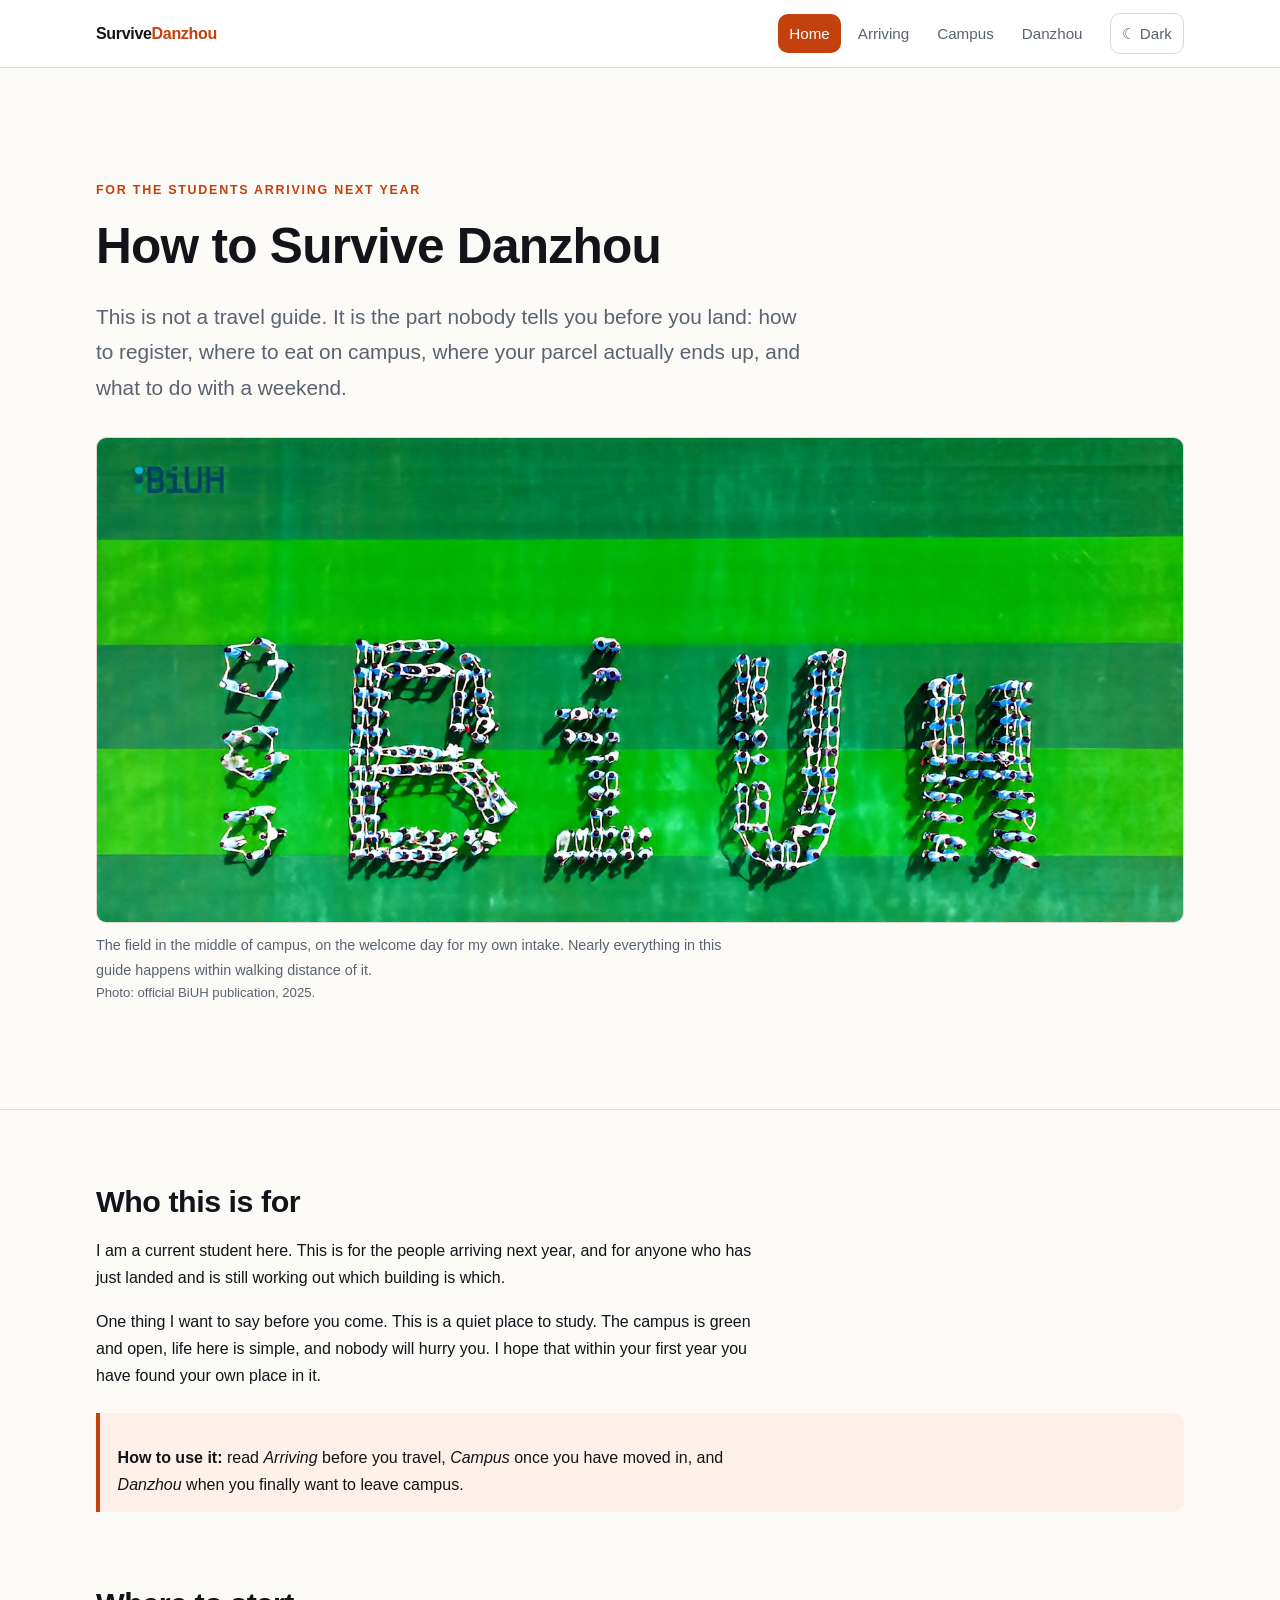
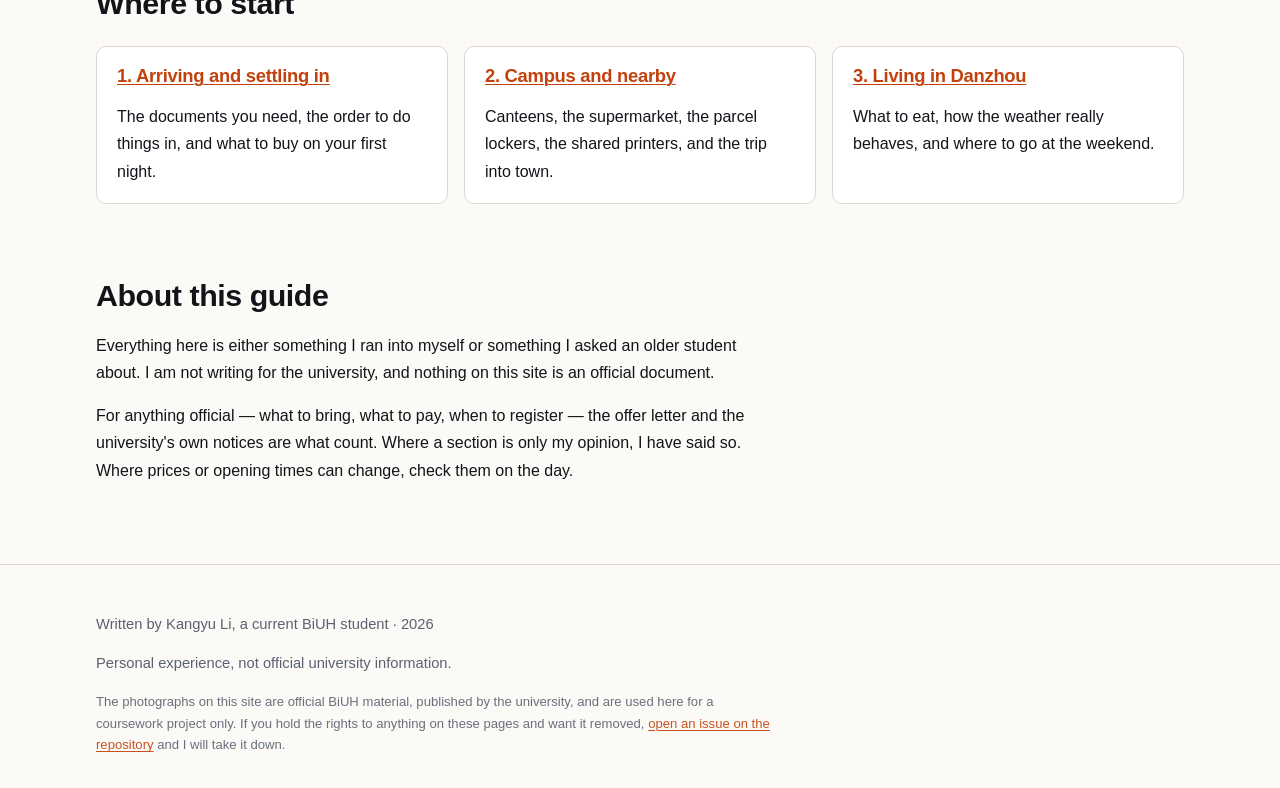
<file: index.html>
<!doctype html>
<html lang="en">
<head>
<meta charset="utf-8">
<meta name="viewport" content="width=device-width, initial-scale=1">
<title>How to Survive Danzhou — a guide for new students</title>
<meta name="description" content="A survival guide for new BiUH students in Danzhou: getting registered, campus routine, local food and getting around.">

<!-- ===== Open Graph / link preview (required on every page) ===== -->
<meta property="og:title" content="How to Survive Danzhou">
<meta property="og:description" content="Registration, campus routine, local food and getting around — written by a student who just went through it.">
<meta property="og:image" content="https://likangyu070710-source.github.io/Git/images/og-image.jpg">
<meta property="og:url" content="https://likangyu070710-source.github.io/Git/">
<meta property="og:type" content="website">
<meta name="twitter:card" content="summary_large_image">

<!-- Icons: teacher's spec is favicon 32×32 and app icon 180×180, square PNG -->
<link rel="icon" href="images/favicon-32.png" sizes="32x32">
<link rel="apple-touch-icon" href="images/apple-touch-icon.png">
<link rel="icon" href="images/favicon-192.png" sizes="192x192">

<link rel="stylesheet" href="css/style.css">
<!-- apply the saved theme before paint, so dark mode does not flash white -->
<script>try{if(localStorage.getItem("danzhou-theme")==="dark")document.documentElement.setAttribute("data-theme","dark")}catch(e){}</script>
</head>
<body>

<a class="skip" href="#main">Skip to main content</a>

<header class="site-header">
  <div class="wrap">
    <a class="brand" href="index.html">Survive<span>Danzhou</span></a>
    <nav class="site-nav" aria-label="Main">
      <ul>
        <li><a href="index.html" aria-current="page">Home</a></li>
        <li><a href="arrive.html">Arriving</a></li>
        <li><a href="campus.html">Campus</a></li>
        <li><a href="danzhou.html">Danzhou</a></li>
      </ul>
    </nav>
    <button class="theme-toggle" type="button" aria-pressed="false">☾ Dark</button>
  </div>
</header>

<main id="main">

  <section class="hero">
    <div class="wrap">
      <p class="kicker">For the students arriving next year</p>
      <h1>How to Survive Danzhou</h1>
      <p class="lead">This is not a travel guide. It is the part nobody tells you before you land: how to register, where to eat on campus, where your parcel actually ends up, and what to do with a weekend.</p>
      <figure class="photo">
        <img src="images/campus-aerial.jpg" width="1600" height="713"
             alt="Students standing on the sports field at BiUH, photographed from a drone, arranged to spell out 2025 BiUH">
        <figcaption>The field in the middle of campus, on the welcome day for my own intake. Nearly everything in this guide happens within walking distance of it.
          <span class="credit">Photo: official BiUH publication, 2025.</span>
        </figcaption>
      </figure>
    </div>
  </section>

  <div class="wrap">

    <section aria-labelledby="who">
      <h2 id="who">Who this is for</h2>
      <p>I am a current student here. This is for the people arriving next year, and for anyone who has just landed and is still working out which building is which.</p>
      <p>One thing I want to say before you come. This is a quiet place to study. The campus is green and open, life here is simple, and nobody will hurry you. I hope that within your first year you have found your own place in it.</p>
      <div class="note">
        <p><strong>How to use it:</strong> read <em>Arriving</em> before you travel, <em>Campus</em> once you have moved in, and <em>Danzhou</em> when you finally want to leave campus.</p>
      </div>
    </section>

    <section aria-labelledby="start">
      <h2 id="start">Where to start</h2>
      <div class="grid">

        <article class="card">
          <h3><a href="arrive.html">1. Arriving and settling in</a></h3>
          <p>The documents you need, the order to do things in, and what to buy on your first night.</p>
        </article>

        <article class="card">
          <h3><a href="campus.html">2. Campus and nearby</a></h3>
          <p>Canteens, the supermarket, the parcel lockers, the shared printers, and the trip into town.</p>
        </article>

        <article class="card">
          <h3><a href="danzhou.html">3. Living in Danzhou</a></h3>
          <p>What to eat, how the weather really behaves, and where to go at the weekend.</p>
        </article>

      </div>
    </section>

    <section aria-labelledby="about">
      <h2 id="about">About this guide</h2>
      <p>Everything here is either something I ran into myself or something I asked an older student about. I am not writing for the university, and nothing on this site is an official document.</p>
      <p>For anything official — what to bring, what to pay, when to register — the offer letter and the university's own notices are what count. Where a section is only my opinion, I have said so. Where prices or opening times can change, check them on the day.</p>
    </section>

  </div>
</main>

<footer class="site-footer">
  <div class="wrap">
    <p>Written by Kangyu Li, a current BiUH student · 2026</p>
    <p>Personal experience, not official university information.</p>
    <p class="fineprint">The photographs on this site are official BiUH material, published by the university, and are used here for a coursework project only. If you hold the rights to anything on these pages and want it removed, <a href="https://github.com/likangyu070710-source/Git/issues">open an issue on the repository</a> and I will take it down.</p>
  </div>
</footer>

<script src="js/theme.js"></script>
</body>
</html>
</file>
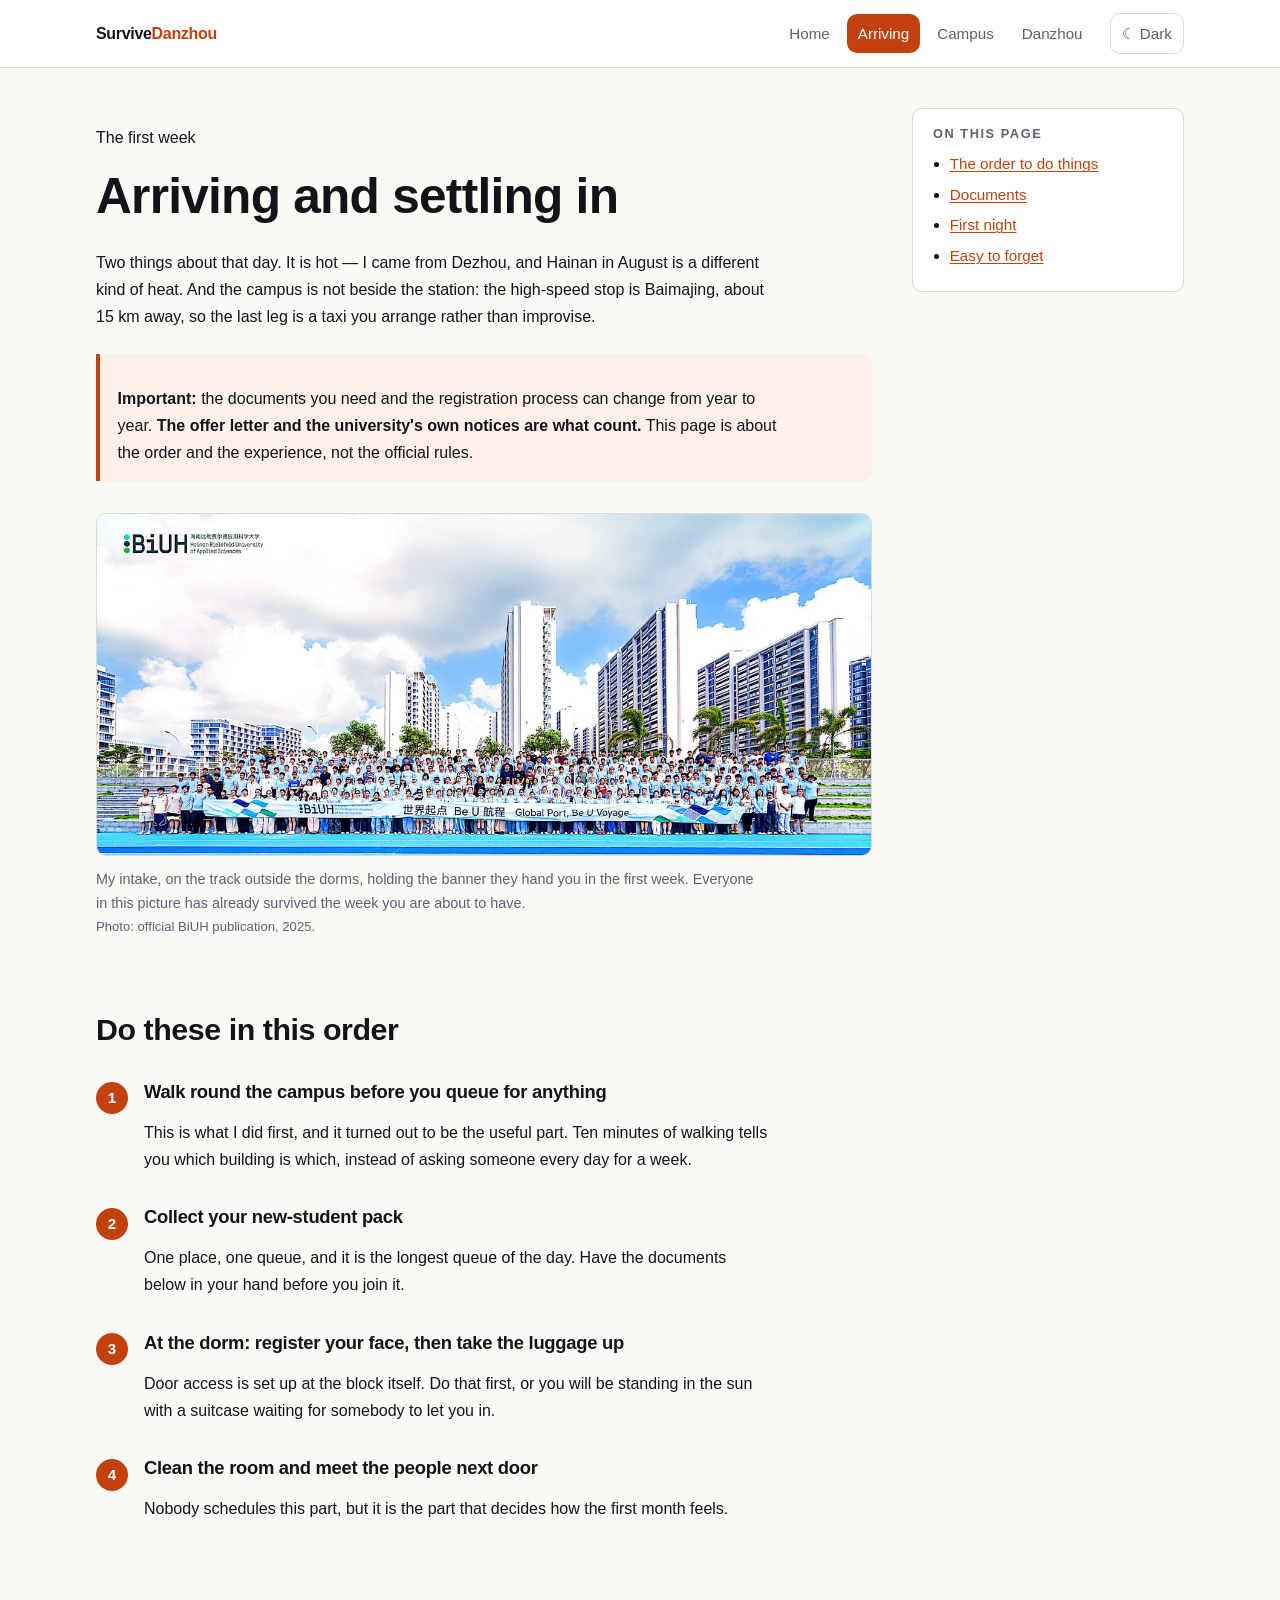
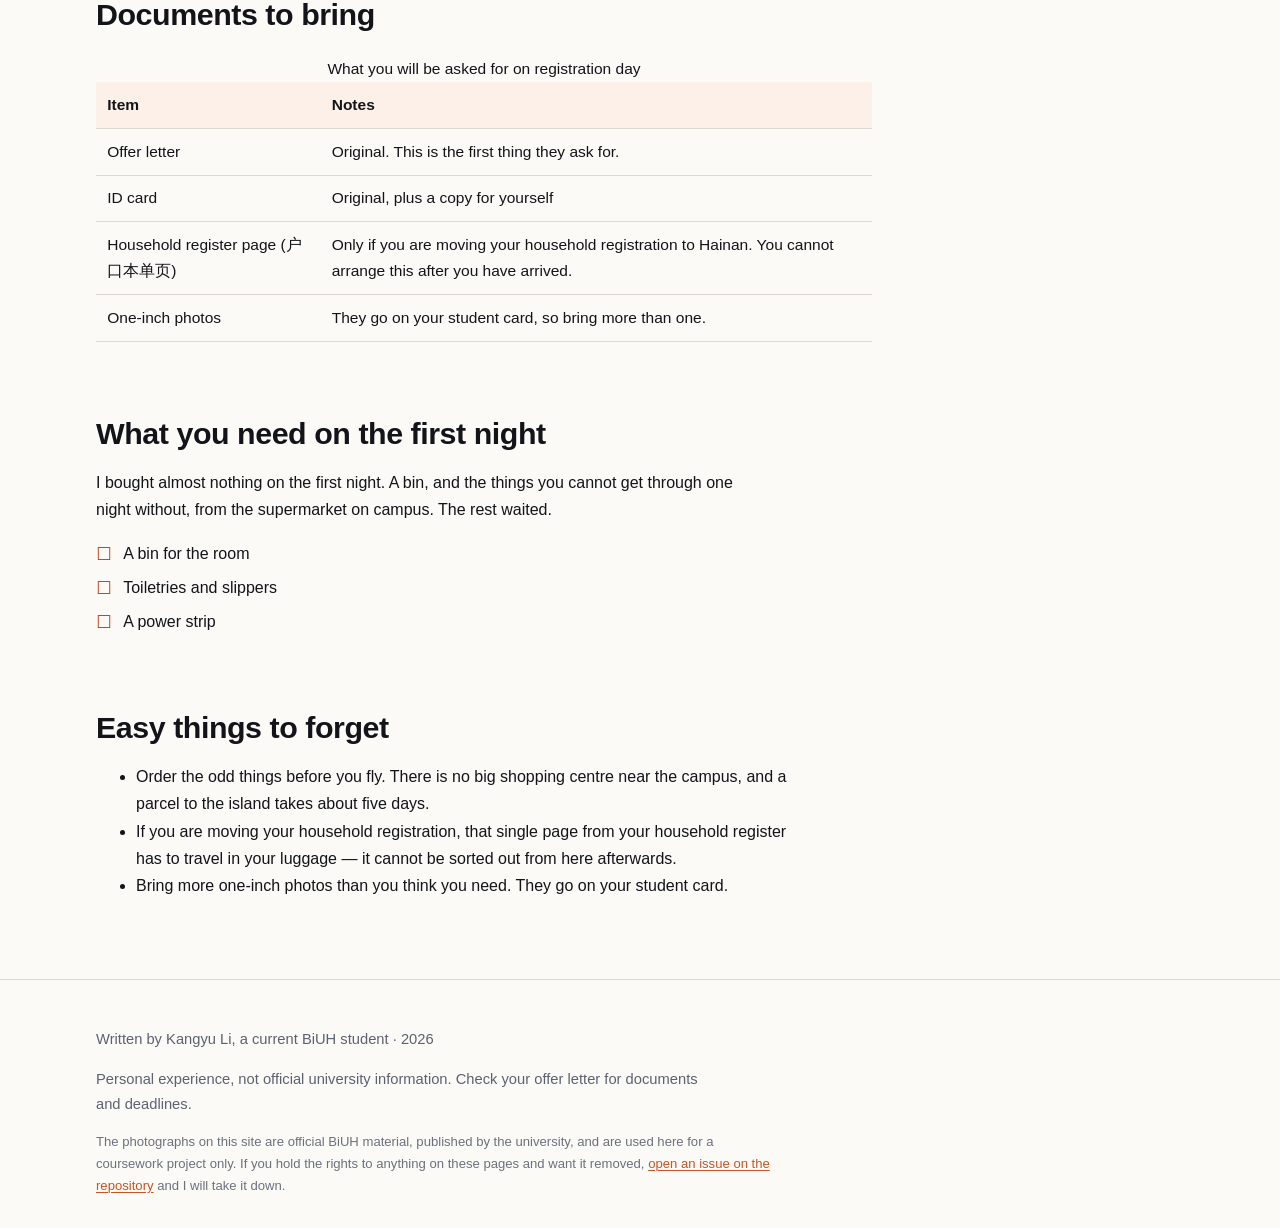
<file: arrive.html>
<!doctype html>
<html lang="en">
<head>
<meta charset="utf-8">
<meta name="viewport" content="width=device-width, initial-scale=1">
<title>Arriving and settling in — How to Survive Danzhou</title>
<meta name="description" content="Your first week in Danzhou: the order to do things in, which documents to bring, and what you need on the first night.">

<!-- ===== Open Graph / link preview ===== -->
<meta property="og:title" content="Arriving and settling in — How to Survive Danzhou">
<meta property="og:description" content="Your first week in Danzhou: the order to do things in, the documents to bring, and what to buy on the first night.">
<meta property="og:image" content="https://likangyu070710-source.github.io/Git/images/og-image.jpg">
<meta property="og:url" content="https://likangyu070710-source.github.io/Git/arrive.html">
<meta property="og:type" content="article">
<meta name="twitter:card" content="summary_large_image">

<link rel="icon" href="images/favicon-32.png" sizes="32x32">
<link rel="apple-touch-icon" href="images/apple-touch-icon.png">
<link rel="icon" href="images/favicon-192.png" sizes="192x192">

<link rel="stylesheet" href="css/style.css">
<script>try{if(localStorage.getItem("danzhou-theme")==="dark")document.documentElement.setAttribute("data-theme","dark")}catch(e){}</script>
</head>
<body>

<a class="skip" href="#main">Skip to main content</a>

<header class="site-header">
  <div class="wrap">
    <a class="brand" href="index.html">Survive<span>Danzhou</span></a>
    <nav class="site-nav" aria-label="Main">
      <ul>
        <li><a href="index.html">Home</a></li>
        <li><a href="arrive.html" aria-current="page">Arriving</a></li>
        <li><a href="campus.html">Campus</a></li>
        <li><a href="danzhou.html">Danzhou</a></li>
      </ul>
    </nav>
    <button class="theme-toggle" type="button" aria-pressed="false">☾ Dark</button>
  </div>
</header>

<main id="main">
  <div class="wrap with-aside">

    <div>
      <p class="kicker">The first week</p>
      <h1>Arriving and settling in</h1>

      <p>Two things about that day. It is hot — I came from Dezhou, and Hainan in August is a different kind of heat. And the campus is not beside the station: the high-speed stop is Baimajing, about 15 km away, so the last leg is a taxi you arrange rather than improvise.</p>

      <div class="note">
        <p><strong>Important:</strong> the documents you need and the registration process can change from year to year. <strong>The offer letter and the university's own notices are what count.</strong> This page is about the order and the experience, not the official rules.</p>
      </div>

      <figure class="photo">
        <img src="images/campus-welcome.jpg" width="1280" height="565" loading="lazy" decoding="async"
             alt="A large group of BiUH students in light blue shirts standing on a running track in front of a banner reading Global Port, Be U Voyage">
        <figcaption>My intake, on the track outside the dorms, holding the banner they hand you in the first week. Everyone in this picture has already survived the week you are about to have.
          <span class="credit">Photo: official BiUH publication, 2025.</span>
        </figcaption>
      </figure>

      <section aria-labelledby="steps">
        <h2 id="steps">Do these in this order</h2>
        <ol class="steps">
          <li>
            <h3>Walk round the campus before you queue for anything</h3>
            <p>This is what I did first, and it turned out to be the useful part. Ten minutes of walking tells you which building is which, instead of asking someone every day for a week.</p>
          </li>
          <li>
            <h3>Collect your new-student pack</h3>
            <p>One place, one queue, and it is the longest queue of the day. Have the documents below in your hand before you join it.</p>
          </li>
          <li>
            <h3>At the dorm: register your face, then take the luggage up</h3>
            <p>Door access is set up at the block itself. Do that first, or you will be standing in the sun with a suitcase waiting for somebody to let you in.</p>
          </li>
          <li>
            <h3>Clean the room and meet the people next door</h3>
            <p>Nobody schedules this part, but it is the part that decides how the first month feels.</p>
          </li>
        </ol>
      </section>

      <section aria-labelledby="docs">
        <h2 id="docs">Documents to bring</h2>
        <table>
          <caption>What you will be asked for on registration day</caption>
          <thead>
            <tr><th scope="col">Item</th><th scope="col">Notes</th></tr>
          </thead>
          <tbody>
            <tr><td>Offer letter</td><td>Original. This is the first thing they ask for.</td></tr>
            <tr><td>ID card</td><td>Original, plus a copy for yourself</td></tr>
            <tr><td>Household register page (<span lang="zh">户口本单页</span>)</td><td>Only if you are moving your household registration to Hainan. You cannot arrange this after you have arrived.</td></tr>
            <tr><td>One-inch photos</td><td>They go on your student card, so bring more than one.</td></tr>
          </tbody>
        </table>
      </section>

      <section aria-labelledby="firstnight">
        <h2 id="firstnight">What you need on the first night</h2>
        <p>I bought almost nothing on the first night. A bin, and the things you cannot get through one night without, from the supermarket on campus. The rest waited.</p>
        <ul class="checklist">
          <li>A bin for the room</li>
          <li>Toiletries and slippers</li>
          <li>A power strip</li>
        </ul>
      </section>

      <section aria-labelledby="avoid">
        <h2 id="avoid">Easy things to forget</h2>
        <ul>
          <li>Order the odd things before you fly. There is no big shopping centre near the campus, and a parcel to the island takes about five days.</li>
          <li>If you are moving your household registration, that single page from your household register has to travel in your luggage — it cannot be sorted out from here afterwards.</li>
          <li>Bring more one-inch photos than you think you need. They go on your student card.</li>
        </ul>
      </section>
    </div>

    <aside class="toc" aria-labelledby="toc-h">
      <h2 id="toc-h">On this page</h2>
      <ul>
        <li><a href="#steps">The order to do things</a></li>
        <li><a href="#docs">Documents</a></li>
        <li><a href="#firstnight">First night</a></li>
        <li><a href="#avoid">Easy to forget</a></li>
      </ul>
    </aside>

  </div>
</main>

<footer class="site-footer">
  <div class="wrap">
    <p>Written by Kangyu Li, a current BiUH student · 2026</p>
    <p>Personal experience, not official university information. Check your offer letter for documents and deadlines.</p>
    <p class="fineprint">The photographs on this site are official BiUH material, published by the university, and are used here for a coursework project only. If you hold the rights to anything on these pages and want it removed, <a href="https://github.com/likangyu070710-source/Git/issues">open an issue on the repository</a> and I will take it down.</p>
  </div>
</footer>

<script src="js/theme.js"></script>
</body>
</html>
</file>
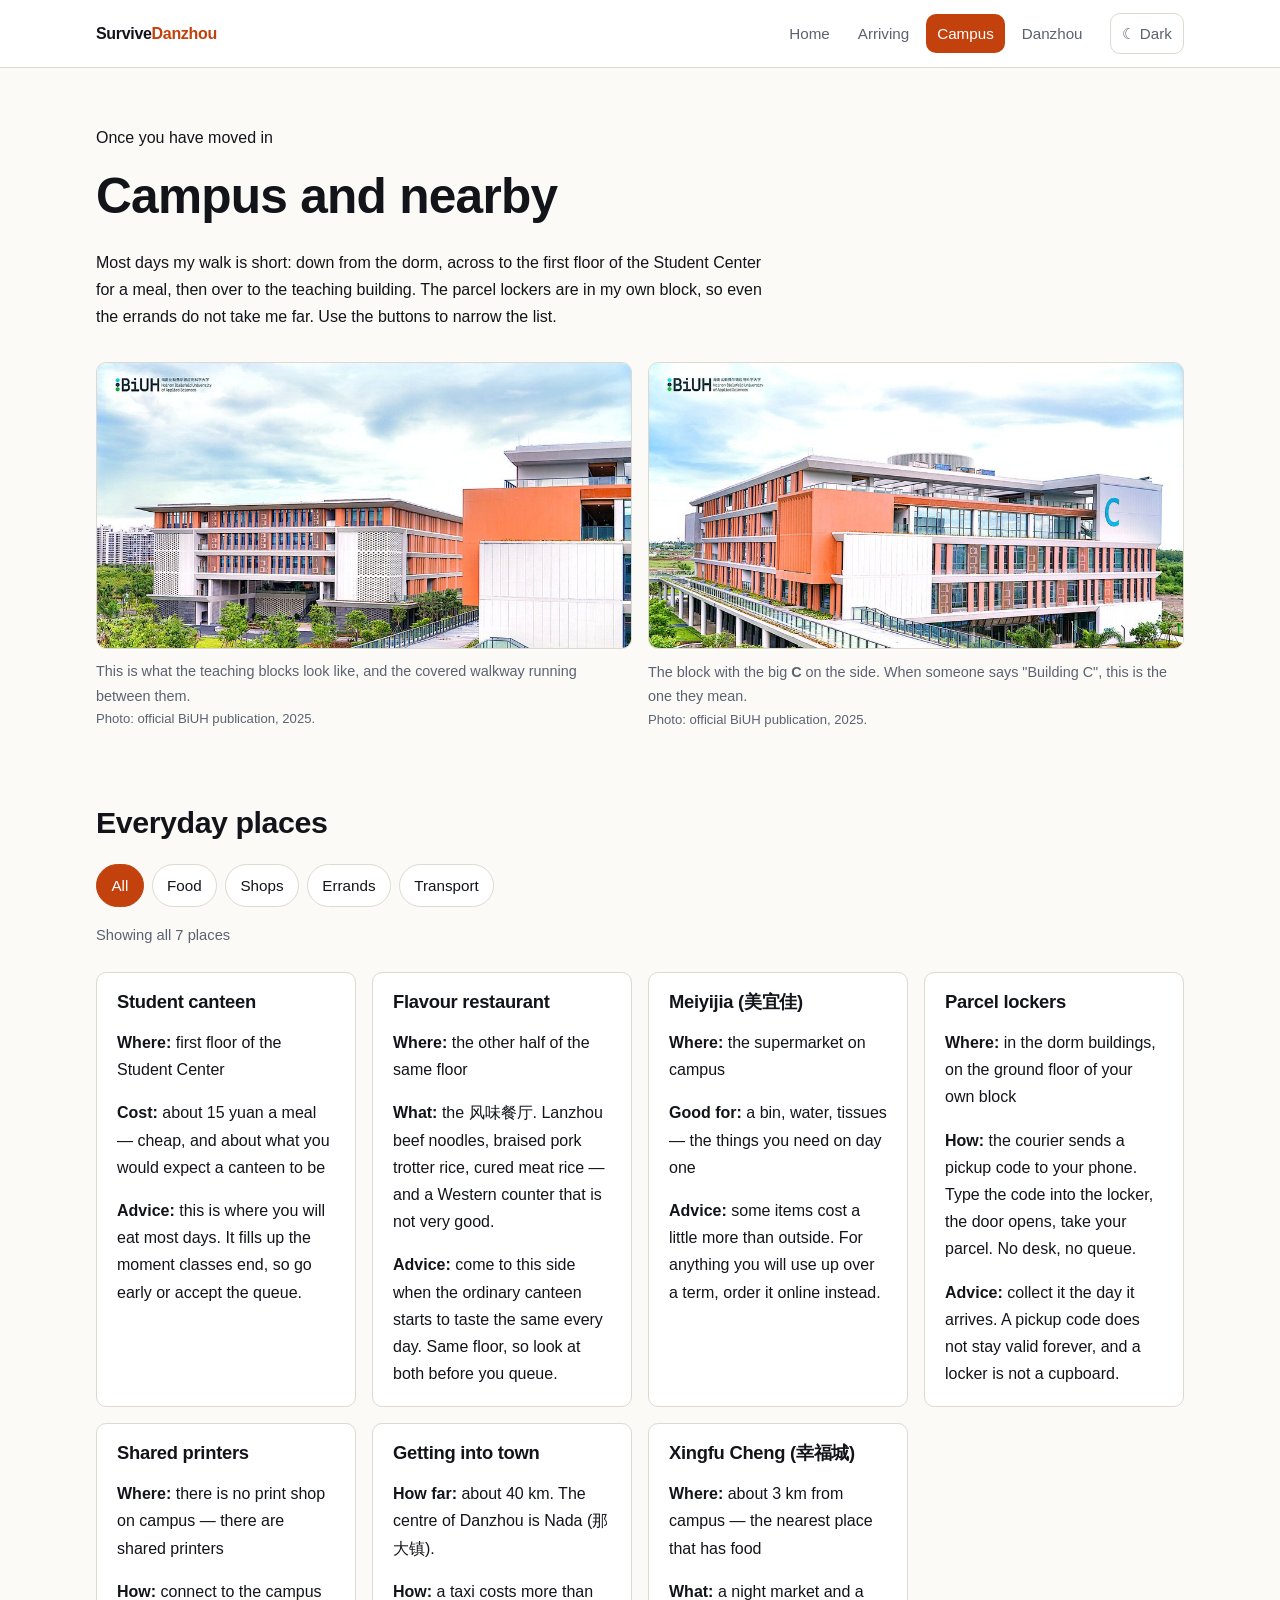
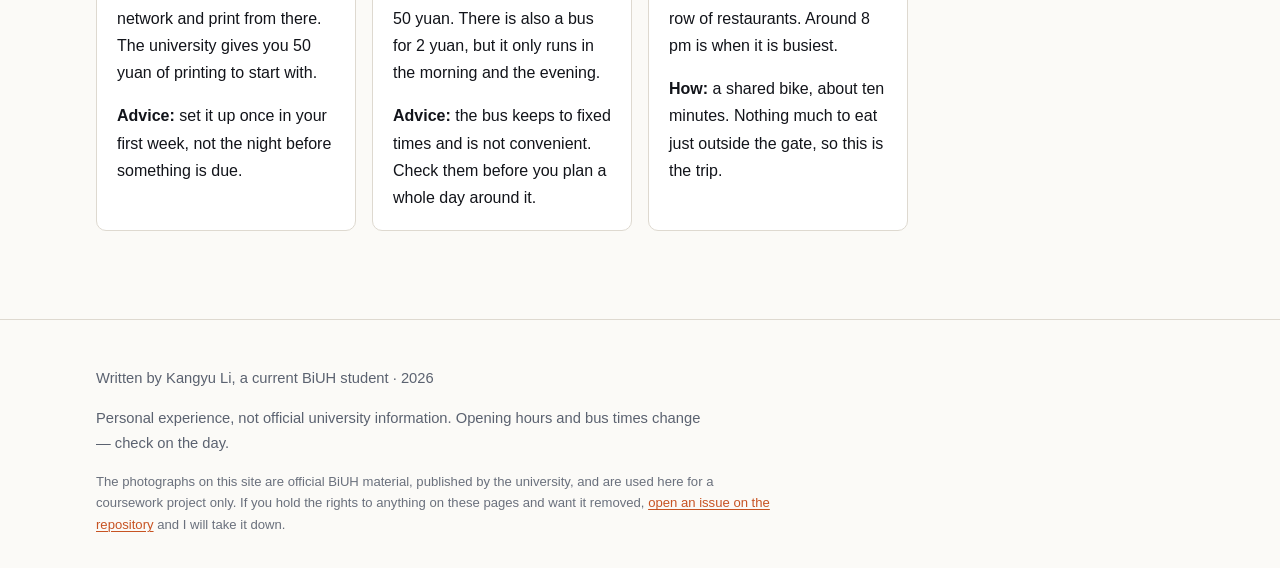
<file: campus.html>
<!doctype html>
<html lang="en">
<head>
<meta charset="utf-8">
<meta name="viewport" content="width=device-width, initial-scale=1">
<title>Campus and nearby — How to Survive Danzhou</title>
<meta name="description" content="Canteens, the supermarket, the parcel lockers, shared printers and the bus into town: the places you actually use every day, filterable by type.">

<!-- ===== Open Graph / link preview ===== -->
<meta property="og:title" content="Campus and nearby — How to Survive Danzhou">
<meta property="og:description" content="Canteens, shops, the parcel desk, printing and transport — the places you actually use every day.">
<meta property="og:image" content="https://likangyu070710-source.github.io/Git/images/og-image.jpg">
<meta property="og:url" content="https://likangyu070710-source.github.io/Git/campus.html">
<meta property="og:type" content="article">
<meta name="twitter:card" content="summary_large_image">

<link rel="icon" href="images/favicon-32.png" sizes="32x32">
<link rel="apple-touch-icon" href="images/apple-touch-icon.png">
<link rel="icon" href="images/favicon-192.png" sizes="192x192">

<link rel="stylesheet" href="css/style.css">
<script>try{if(localStorage.getItem("danzhou-theme")==="dark")document.documentElement.setAttribute("data-theme","dark")}catch(e){}</script>
</head>
<body>

<a class="skip" href="#main">Skip to main content</a>

<header class="site-header">
  <div class="wrap">
    <a class="brand" href="index.html">Survive<span>Danzhou</span></a>
    <nav class="site-nav" aria-label="Main">
      <ul>
        <li><a href="index.html">Home</a></li>
        <li><a href="arrive.html">Arriving</a></li>
        <li><a href="campus.html" aria-current="page">Campus</a></li>
        <li><a href="danzhou.html">Danzhou</a></li>
      </ul>
    </nav>
    <button class="theme-toggle" type="button" aria-pressed="false">☾ Dark</button>
  </div>
</header>

<main id="main">
  <div class="wrap">

    <p class="kicker">Once you have moved in</p>
    <h1>Campus and nearby</h1>

    <p>Most days my walk is short: down from the dorm, across to the first floor of the Student Center for a meal, then over to the teaching building. The parcel lockers are in my own block, so even the errands do not take me far. Use the buttons to narrow the list.</p>

    <div class="photo-pair">
      <figure class="photo">
        <img src="images/campus-buildings.jpg" width="900" height="479" loading="lazy" decoding="async"
             alt="An orange and white teaching building at BiUH, seen from a raised walkway, with a covered bridge on the right">
        <figcaption>This is what the teaching blocks look like, and the covered walkway running between them.
          <span class="credit">Photo: official BiUH publication, 2025.</span>
        </figcaption>
      </figure>
      <figure class="photo">
        <img src="images/campus-tower.jpg" width="900" height="480" loading="lazy" decoding="async"
             alt="A BiUH teaching building with a large blue letter C on its side, above a walkway and palm trees">
        <figcaption>The block with the big <strong>C</strong> on the side. When someone says "Building C", this is the one they mean.
          <span class="credit">Photo: official BiUH publication, 2025.</span>
        </figcaption>
      </figure>
    </div>

    <section aria-labelledby="places">
      <h2 id="places">Everyday places</h2>

      <!-- Interactive component: js/filter.js.
           This is the "at least one thing that responds to the user" the teacher requires. -->
      <div class="filters" role="group" aria-label="Filter places by type">
        <button type="button" data-filter="all" aria-pressed="true">All</button>
        <button type="button" data-filter="food" aria-pressed="false">Food</button>
        <button type="button" data-filter="shop" aria-pressed="false">Shops</button>
        <button type="button" data-filter="service" aria-pressed="false">Errands</button>
        <button type="button" data-filter="move" aria-pressed="false">Transport</button>
      </div>
      <p class="filter-status" role="status" aria-live="polite">Showing all places</p>

      <div class="grid" data-filter-list>

        <!-- data-cat decides which filter a card belongs to. Two categories are allowed,
             separated by a space:  <article class="card" data-cat="food shop">
             Keep every card to three things: what it is, where it is, one sentence of advice. -->

        <article class="card" data-cat="food">
          <h3>Student canteen</h3>
          <p><strong>Where:</strong> first floor of the Student Center</p>
          <p><strong>Cost:</strong> about 15 yuan a meal — cheap, and about what you would expect a canteen to be</p>
          <p><strong>Advice:</strong> this is where you will eat most days. It fills up the moment classes end, so go early or accept the queue.</p>
        </article>

        <article class="card" data-cat="food">
          <h3>Flavour restaurant</h3>
          <p><strong>Where:</strong> the other half of the same floor</p>
          <p><strong>What:</strong> the <span lang="zh">风味餐厅</span>. Lanzhou beef noodles, braised pork trotter rice, cured meat rice — and a Western counter that is not very good.</p>
          <p><strong>Advice:</strong> come to this side when the ordinary canteen starts to taste the same every day. Same floor, so look at both before you queue.</p>
        </article>

        <article class="card" data-cat="shop">
          <h3>Meiyijia (<span lang="zh">美宜佳</span>)</h3>
          <p><strong>Where:</strong> the supermarket on campus</p>
          <p><strong>Good for:</strong> a bin, water, tissues — the things you need on day one</p>
          <p><strong>Advice:</strong> some items cost a little more than outside. For anything you will use up over a term, order it online instead.</p>
        </article>

        <article class="card" data-cat="service">
          <h3>Parcel lockers</h3>
          <p><strong>Where:</strong> in the dorm buildings, on the ground floor of your own block</p>
          <p><strong>How:</strong> the courier sends a pickup code to your phone. Type the code into the locker, the door opens, take your parcel. No desk, no queue.</p>
          <p><strong>Advice:</strong> collect it the day it arrives. A pickup code does not stay valid forever, and a locker is not a cupboard.</p>
        </article>

        <article class="card" data-cat="service">
          <h3>Shared printers</h3>
          <p><strong>Where:</strong> there is no print shop on campus — there are shared printers</p>
          <p><strong>How:</strong> connect to the campus network and print from there. The university gives you 50 yuan of printing to start with.</p>
          <p><strong>Advice:</strong> set it up once in your first week, not the night before something is due.</p>
        </article>

        <article class="card" data-cat="move">
          <h3>Getting into town</h3>
          <p><strong>How far:</strong> about 40 km. The centre of Danzhou is Nada (<span lang="zh">那大镇</span>).</p>
          <p><strong>How:</strong> a taxi costs more than 50 yuan. There is also a bus for 2 yuan, but it only runs in the morning and the evening.</p>
          <p><strong>Advice:</strong> the bus keeps to fixed times and is not convenient. Check them before you plan a whole day around it.</p>
        </article>

        <article class="card" data-cat="food move">
          <h3>Xingfu Cheng (<span lang="zh">幸福城</span>)</h3>
          <p><strong>Where:</strong> about 3 km from campus — the nearest place that has food</p>
          <p><strong>What:</strong> a night market and a row of restaurants. Around 8 pm is when it is busiest.</p>
          <p><strong>How:</strong> a shared bike, about ten minutes. Nothing much to eat just outside the gate, so this is the trip.</p>
        </article>

      </div>
    </section>

  </div>
</main>

<footer class="site-footer">
  <div class="wrap">
    <p>Written by Kangyu Li, a current BiUH student · 2026</p>
    <p>Personal experience, not official university information. Opening hours and bus times change — check on the day.</p>
    <p class="fineprint">The photographs on this site are official BiUH material, published by the university, and are used here for a coursework project only. If you hold the rights to anything on these pages and want it removed, <a href="https://github.com/likangyu070710-source/Git/issues">open an issue on the repository</a> and I will take it down.</p>
  </div>
</footer>

<script src="js/theme.js"></script>
<script src="js/filter.js"></script>
</body>
</html>
</file>
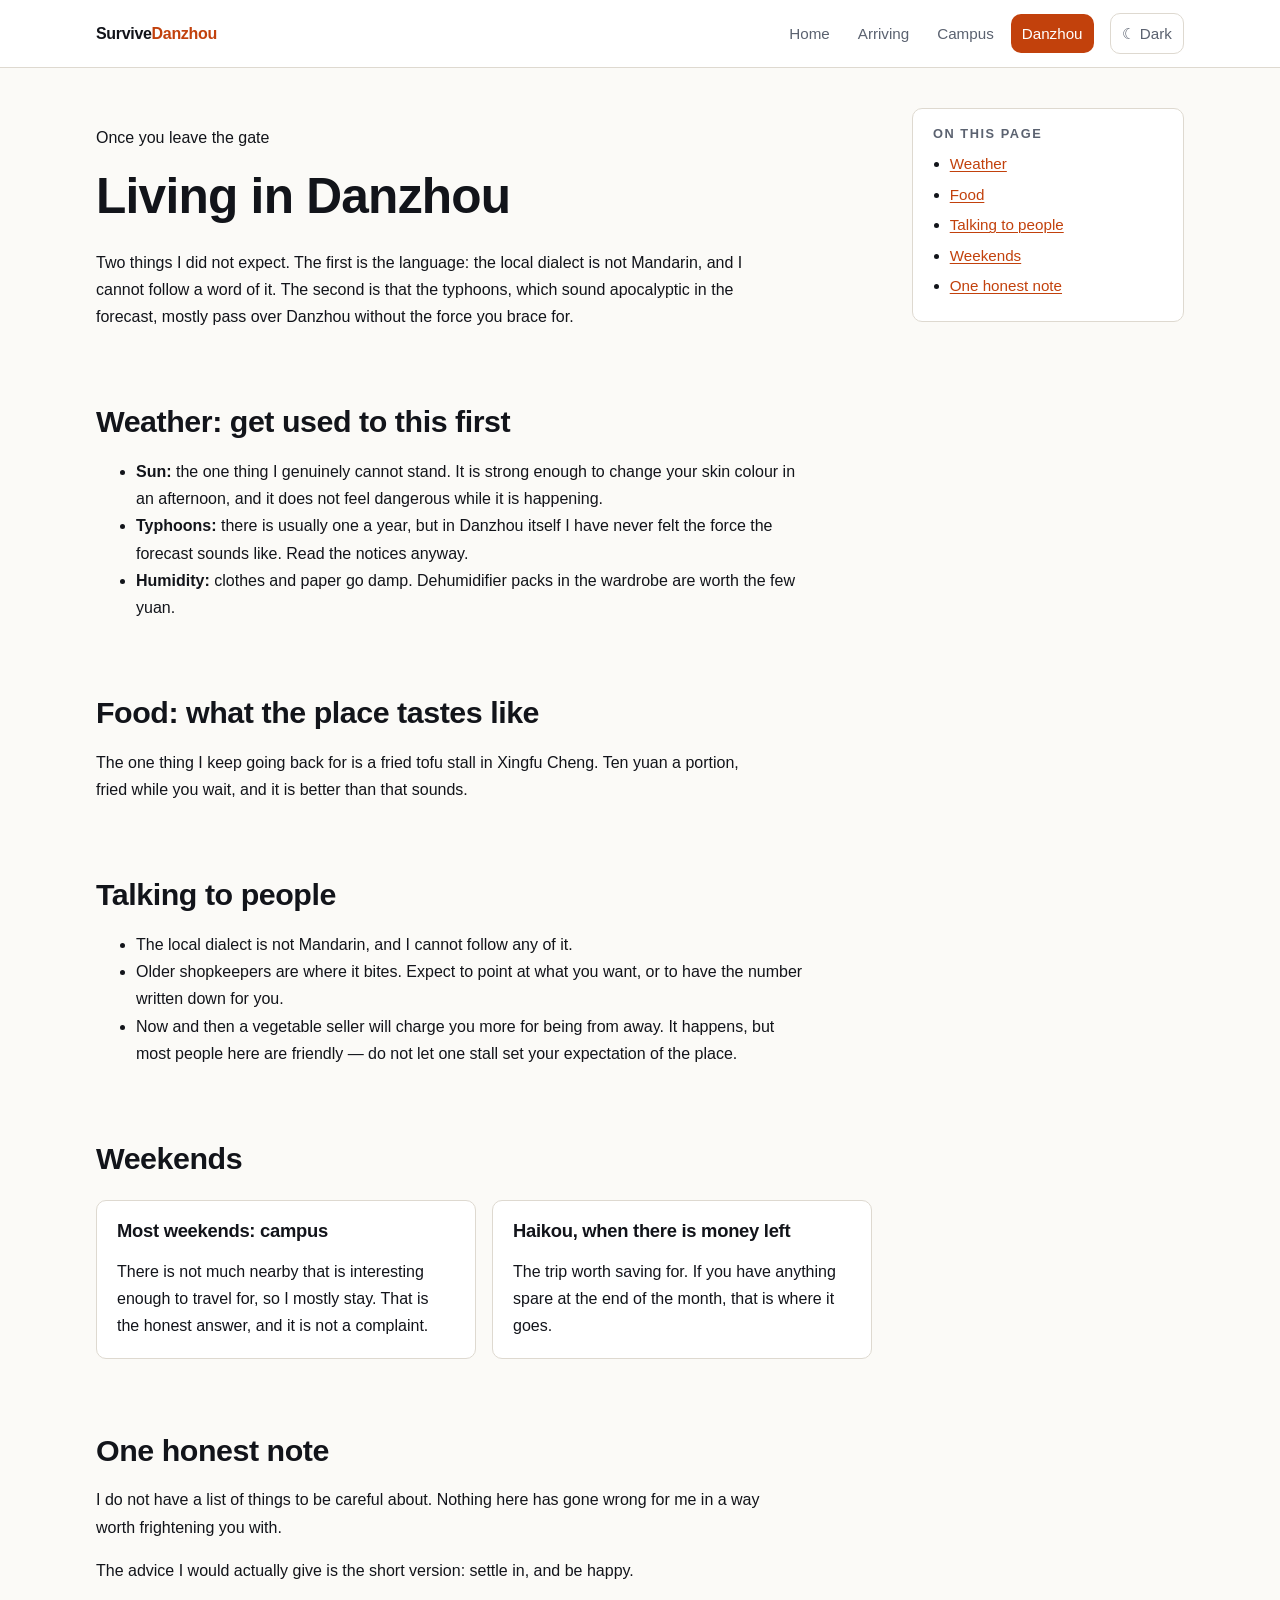
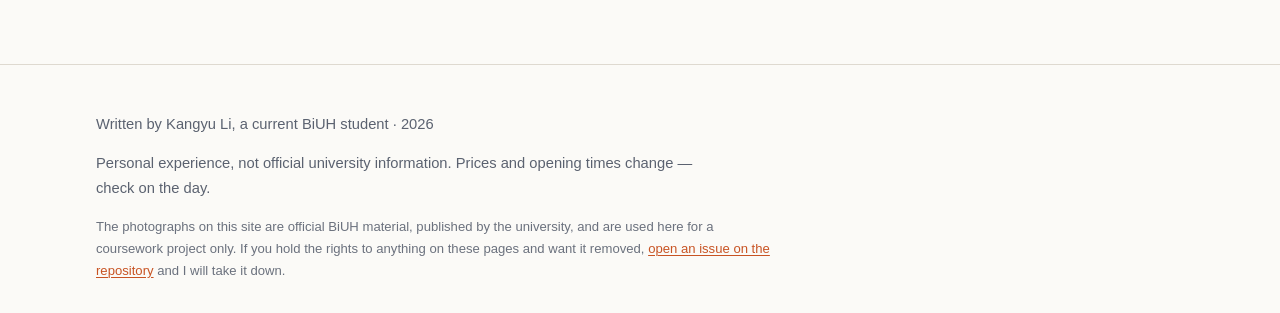
<file: danzhou.html>
<!doctype html>
<html lang="en">
<head>
<meta charset="utf-8">
<meta name="viewport" content="width=device-width, initial-scale=1">
<title>Living in Danzhou — How to Survive Danzhou</title>
<meta name="description" content="Weather, food, local habits and weekends off campus — an outside student's view of living in Danzhou.">

<!-- ===== Open Graph / link preview ===== -->
<meta property="og:title" content="Living in Danzhou — How to Survive Danzhou">
<meta property="og:description" content="Weather, food, local habits and weekends off campus — an outside student's view.">
<meta property="og:image" content="https://likangyu070710-source.github.io/Git/images/og-image.jpg">
<meta property="og:url" content="https://likangyu070710-source.github.io/Git/danzhou.html">
<meta property="og:type" content="article">
<meta name="twitter:card" content="summary_large_image">

<link rel="icon" href="images/favicon-32.png" sizes="32x32">
<link rel="apple-touch-icon" href="images/apple-touch-icon.png">
<link rel="icon" href="images/favicon-192.png" sizes="192x192">

<link rel="stylesheet" href="css/style.css">
<script>try{if(localStorage.getItem("danzhou-theme")==="dark")document.documentElement.setAttribute("data-theme","dark")}catch(e){}</script>
</head>
<body>

<a class="skip" href="#main">Skip to main content</a>

<header class="site-header">
  <div class="wrap">
    <a class="brand" href="index.html">Survive<span>Danzhou</span></a>
    <nav class="site-nav" aria-label="Main">
      <ul>
        <li><a href="index.html">Home</a></li>
        <li><a href="arrive.html">Arriving</a></li>
        <li><a href="campus.html">Campus</a></li>
        <li><a href="danzhou.html" aria-current="page">Danzhou</a></li>
      </ul>
    </nav>
    <button class="theme-toggle" type="button" aria-pressed="false">☾ Dark</button>
  </div>
</header>

<main id="main">
  <div class="wrap with-aside">

    <div>
      <p class="kicker">Once you leave the gate</p>
      <h1>Living in Danzhou</h1>

      <p>Two things I did not expect. The first is the language: the local dialect is not Mandarin, and I cannot follow a word of it. The second is that the typhoons, which sound apocalyptic in the forecast, mostly pass over Danzhou without the force you brace for.</p>

      <section aria-labelledby="climate">
        <h2 id="climate">Weather: get used to this first</h2>
        <ul>
          <li><strong>Sun:</strong> the one thing I genuinely cannot stand. It is strong enough to change your skin colour in an afternoon, and it does not feel dangerous while it is happening.</li>
          <li><strong>Typhoons:</strong> there is usually one a year, but in Danzhou itself I have never felt the force the forecast sounds like. Read the notices anyway.</li>
          <li><strong>Humidity:</strong> clothes and paper go damp. Dehumidifier packs in the wardrobe are worth the few yuan.</li>
        </ul>
      </section>

      <section aria-labelledby="food">
        <h2 id="food">Food: what the place tastes like</h2>
        <p>The one thing I keep going back for is a fried tofu stall in Xingfu Cheng. Ten yuan a portion, fried while you wait, and it is better than that sounds.</p>
      </section>

      <section aria-labelledby="talk">
        <h2 id="talk">Talking to people</h2>
        <ul>
          <li>The local dialect is not Mandarin, and I cannot follow any of it.</li>
          <li>Older shopkeepers are where it bites. Expect to point at what you want, or to have the number written down for you.</li>
          <li>Now and then a vegetable seller will charge you more for being from away. It happens, but most people here are friendly — do not let one stall set your expectation of the place.</li>
        </ul>
      </section>

      <section aria-labelledby="weekend">
        <h2 id="weekend">Weekends</h2>
        <div class="grid">
          <article class="card">
            <h3>Most weekends: campus</h3>
            <p>There is not much nearby that is interesting enough to travel for, so I mostly stay. That is the honest answer, and it is not a complaint.</p>
          </article>
          <article class="card">
            <h3>Haikou, when there is money left</h3>
            <p>The trip worth saving for. If you have anything spare at the end of the month, that is where it goes.</p>
          </article>
        </div>
      </section>

      <section aria-labelledby="safe">
        <h2 id="safe">One honest note</h2>
        <p>I do not have a list of things to be careful about. Nothing here has gone wrong for me in a way worth frightening you with.</p>
        <p>The advice I would actually give is the short version: settle in, and be happy.</p>
      </section>
    </div>

    <aside class="toc" aria-labelledby="toc-h">
      <h2 id="toc-h">On this page</h2>
      <ul>
        <li><a href="#climate">Weather</a></li>
        <li><a href="#food">Food</a></li>
        <li><a href="#talk">Talking to people</a></li>
        <li><a href="#weekend">Weekends</a></li>
        <li><a href="#safe">One honest note</a></li>
      </ul>
    </aside>

  </div>
</main>

<footer class="site-footer">
  <div class="wrap">
    <p>Written by Kangyu Li, a current BiUH student · 2026</p>
    <p>Personal experience, not official university information. Prices and opening times change — check on the day.</p>
    <p class="fineprint">The photographs on this site are official BiUH material, published by the university, and are used here for a coursework project only. If you hold the rights to anything on these pages and want it removed, <a href="https://github.com/likangyu070710-source/Git/issues">open an issue on the repository</a> and I will take it down.</p>
  </div>
</footer>

<script src="js/theme.js"></script>
</body>
</html>
</file>
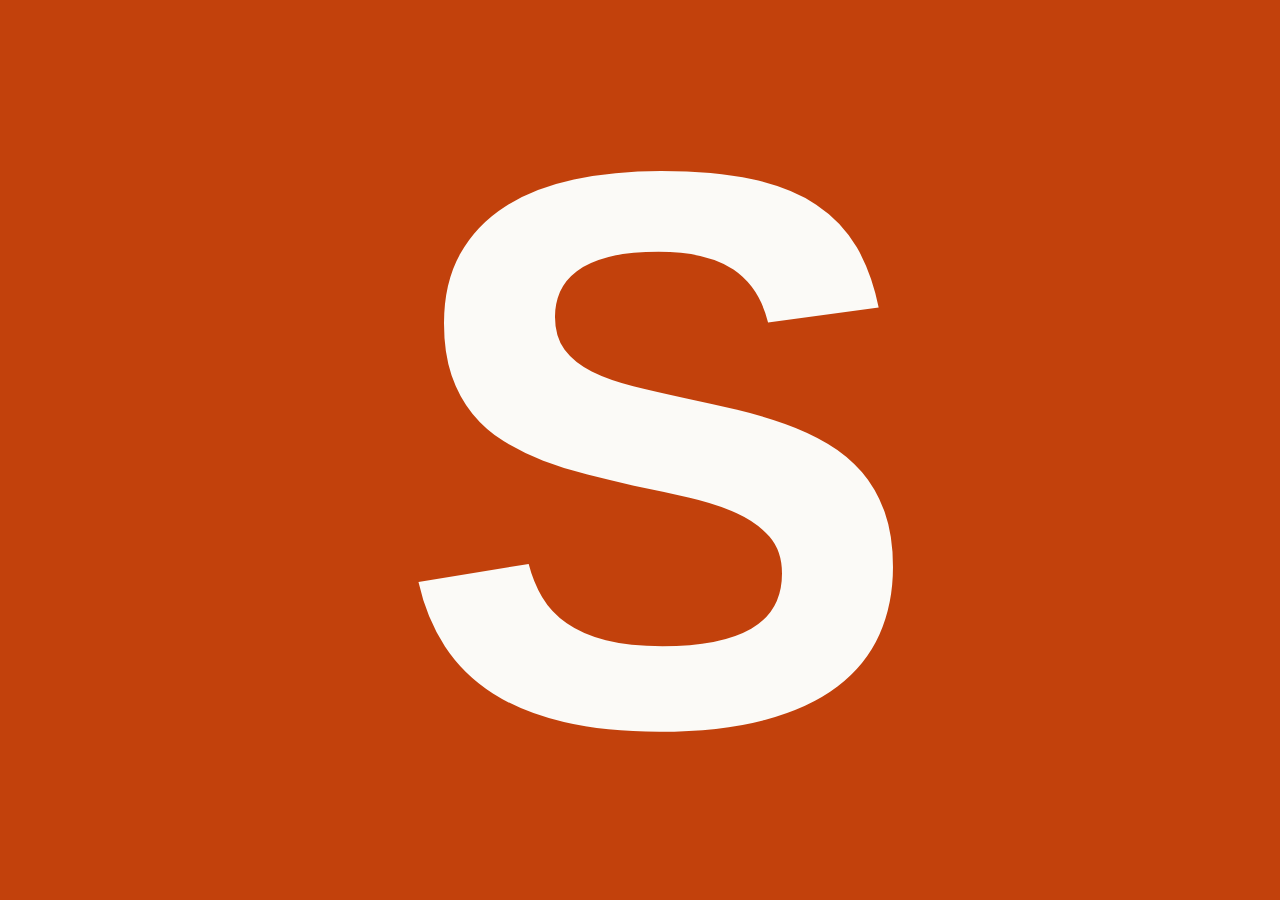
<file: images/icon-source.html>
<!doctype html>
<html lang="en">
<head>
<meta charset="utf-8">
<title>Icon source — single 512 square</title>
<!--
  ============================================================================
  Source for favicon-32.png (32×32) and apple-touch-icon.png (180×180).
  NOT part of the website.

  The mark fills the whole viewport, so a headless screenshot at
  --window-size=512,512 --force-device-scale-factor=2 gives exactly 1024×1024
  with no grey margin to crop. Downscale that to 180 and to 32.

  Rules from the course deck:
    · square, always the same number twice
    · PNG only (JPEG cannot be transparent and small JPEGs look smudged)
    · no rounded corners — the phone rounds the app icon itself
    · must still be readable at 32 px: one letter, one shape, no slogan
    · design large (512) and export down — never scale a small icon up
  ============================================================================
-->
<style>
  html, body { margin: 0; padding: 0; height: 100%; overflow: hidden; }

  .mark {
    width: 100vw;
    height: 100vh;
    background: #c2410c;
    color: #fbfaf7;
    display: grid;
    place-items: center;
    position: relative;
    overflow: hidden;
    font-family: -apple-system, BlinkMacSystemFont, "Segoe UI", Roboto, Arial, sans-serif;
  }

  .mark span {
    font-size: 88vh;              /* relative, so it scales with the square */
    line-height: .78;
    font-weight: 700;
    letter-spacing: -0.05em;
    position: relative;
    z-index: 2;
  }

  /*
    No footer band on purpose. I compared four variants at the real 32 px and the
    band only ate space and added noise; a single large letter reads best at the
    size a browser tab actually uses.
  */
</style>
</head>
<body>
  <div class="mark"><span>S</span></div>
</body>
</html>
</file>
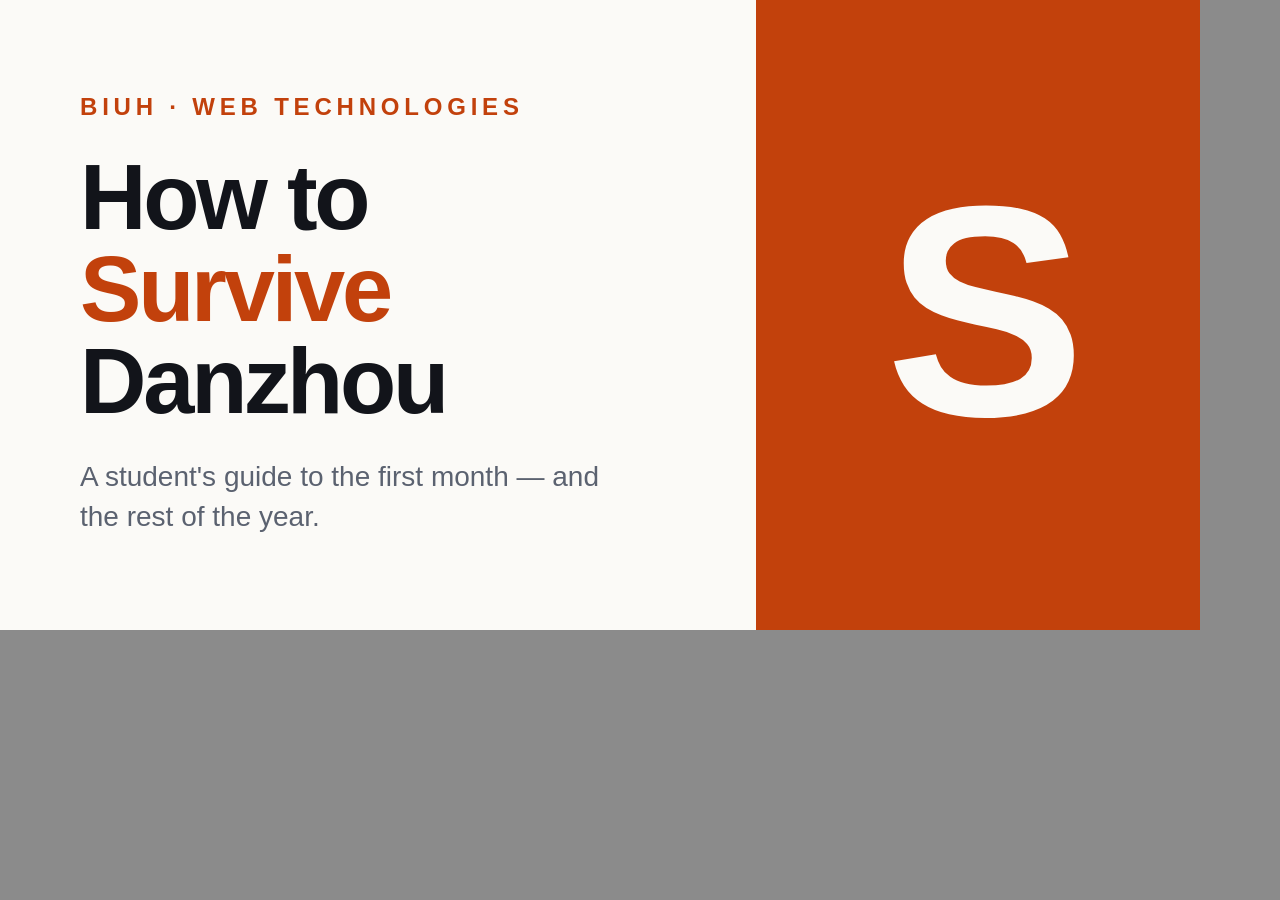
<file: images/og-source.html>
<!doctype html>
<html lang="en">
<head>
<meta charset="utf-8">
<title>OG image source — How to Survive Danzhou</title>
<!--
  ============================================================================
  This file is NOT part of the website. It is the source for images/og-image.jpg,
  built the way the course suggests: lay it out in HTML and CSS, then screenshot it.

  HOW TO EXPORT
    1. open this file in a browser
    2. DevTools (F12) → Ctrl+Shift+P  (Cmd+Shift+P on macOS)
    3. type "Capture node screenshot" → click the .canvas element first
    4. save as images/og-image.jpg, then check it is under 100 KB

  SPECS IT MUST MEET (from the project deck, slide 12)
    · 1200 × 630 px exactly
    · under 100 KB
    · the title must not touch the edges — some apps crop the sides

  WHY THIS LAYOUT (slide 12: "the title, big · one line on what it is · one visual")
    · left column  = title + one line describing the site
    · right column = one visual: the same "S" mark used by favicon-32.png and
      apple-touch-icon.png. Slide 16 asks for "the same colours, the same letter
      or mark" across the poster, the app icon and the favicon — so the letter
      here is deliberately the same one as in icon-source.html.
    · everything sits inside a 64-80 px margin so cropped edges cannot eat text
  ============================================================================
-->
<style>
  /* Same palette as the site, so the poster and the pages always agree */
  :root {
    --paper:  #fbfaf7;
    --ink:    #12141a;
    --dim:    #5b6270;
    --accent: #c2410c;
  }

  * { box-sizing: border-box; margin: 0; padding: 0; }

  html, body {
    width: 1200px;
    height: 630px;
    overflow: hidden;
    background: #8b8b8b;              /* grey surround: makes the edges visible */
  }

  /* ---- the 1200 × 630 canvas that gets screenshotted ---- */
  .canvas {
    width: 1200px;
    height: 630px;
    display: flex;
    overflow: hidden;
    font-family: -apple-system, BlinkMacSystemFont, "Segoe UI", Roboto,
                 "Helvetica Neue", Arial, system-ui, sans-serif;
    -webkit-font-smoothing: antialiased;
  }

  /* ---- left: words ---- */
  .left {
    width: 63%;
    background: var(--paper);
    color: var(--ink);
    padding: 64px 40px 64px 80px;     /* 80 px on the crop side */
    display: flex;
    flex-direction: column;
    justify-content: center;
  }

  .kicker {
    font-size: 24px;
    letter-spacing: .2em;
    text-transform: uppercase;
    color: var(--accent);
    font-weight: 700;
    margin-bottom: 30px;
  }

  .title {
    font-size: 92px;
    line-height: 1;
    letter-spacing: -.035em;
    font-weight: 700;
  }
  .title em {
    font-style: normal;
    color: var(--accent);
  }

  .sub {
    font-size: 28px;
    line-height: 1.42;
    color: var(--dim);
    margin-top: 30px;
    max-width: 560px;
  }

  /* ---- right: one visual, the shared "S" mark ---- */
  .right {
    width: 37%;
    background: var(--accent);
    display: grid;
    place-items: center;
    position: relative;
  }
  .mark {
    font-size: 300px;
    line-height: .78;
    font-weight: 700;
    letter-spacing: -.05em;
    color: var(--paper);
    transform: translateY(-4px);
  }
</style>
</head>
<body>

  <div class="canvas" data-og-canvas>

    <div class="left">
      <p class="kicker">BiUH · Web Technologies</p>
      <p class="title">How to<br><em>Survive</em><br>Danzhou</p>
      <p class="sub">A student's guide to the first month — and the rest of the year.</p>
    </div>

    <div class="right">
      <span class="mark">S</span>
    </div>

  </div>

</body>
</html>
</file>
<file: css/style.css>
/* ==========================================================================
   新生在儋州怎么活下来 — 样式表
   单一样式表，四个页面共用（Lesson 3：Use external. Almost always.）
   组织顺序：变量 → 基础 → 布局 → 组件 → 页面 → 响应式
   ========================================================================== */

/* ---- 1. 变量（统一在这里换色，全站跟着变） ---- */
:root {
  --paper: #fbfaf7;
  --ink: #12141a;
  --dim: #5b6270;
  --line: #ded9d0;
  --accent: #c2410c;
  --accent-soft: #fdf0e8;
  --card: #ffffff;
  --code-bg: #1c1f26;
  --code-fg: #e8e6e1;
  --max: 68rem;
  --radius: 10px;
}

/* 深色模式：由 js/theme.js 在 <html> 上加 data-theme="dark" 触发 */
html[data-theme="dark"] {
  --paper: #14161c;
  --ink: #ecebe7;
  --dim: #a2a8b4;
  --line: #2c303a;
  --accent: #fb8f5c;
  --accent-soft: #241c17;
  --card: #1b1e25;
}

/* ---- 2. 基础 ---- */
*,
*::before,
*::after { box-sizing: border-box; }   /* border-box：宽度含 padding 与边框 */

html { scroll-behavior: smooth; }

body {
  margin: 0;
  background: var(--paper);
  color: var(--ink);
  /* latin-first stack: this site is written in English, so no CJK face should win */
  font: 16px/1.7 -apple-system, BlinkMacSystemFont, "Segoe UI", Roboto,
        "Helvetica Neue", Arial, system-ui, sans-serif;
  /* these are inherited properties — set once on body (Lesson 3: text flows down) */
}

img { max-width: 100%; height: auto; display: block; }

a { color: var(--accent); text-decoration-thickness: 1px; text-underline-offset: 2px; }
a:hover { text-decoration-thickness: 2px; }

h1, h2, h3 { line-height: 1.2; letter-spacing: -0.015em; }
h1 { font-size: clamp(1.9rem, 5vw, 3.1rem); margin: 0 0 .45em; }
h2 { font-size: clamp(1.35rem, 3vw, 1.9rem); margin: 2.4em 0 .6em; }
h3 { font-size: 1.15rem; margin: 1.8em 0 .4em; }

p, li { max-width: 42em; }

/* 键盘可访问性：跳到主内容 */
.skip {
  position: absolute;
  left: -9999px;
  top: 0;
  background: var(--accent);
  color: #fff;
  padding: .7rem 1.1rem;
  z-index: 99;
  border-radius: 0 0 var(--radius) 0;
}
.skip:focus { left: 0; }

/* ---- 3. 布局 ---- */
.wrap {
  width: min(100% - 2.5rem, var(--max));
  margin-inline: auto;
}

.site-header {
  border-bottom: 1px solid var(--line);
  background: var(--card);
  position: sticky;
  top: 0;
  z-index: 10;
}
.site-header .wrap {
  display: flex;
  align-items: center;
  gap: 1rem;
  flex-wrap: wrap;
  padding-block: .8rem;
}

.brand {
  font-weight: 700;
  letter-spacing: -0.02em;
  text-decoration: none;
  color: var(--ink);
  margin-right: auto;      /* 把导航推到右边 */
}
.brand span { color: var(--accent); }

.site-nav ul {
  display: flex;
  gap: .35rem;
  list-style: none;
  margin: 0;
  padding: 0;
  flex-wrap: wrap;
}
.site-nav a {
  display: block;
  padding: .42rem .7rem;
  border-radius: var(--radius);
  text-decoration: none;
  color: var(--dim);
  font-size: .95rem;
}
.site-nav a:hover { background: var(--accent-soft); color: var(--accent); }
.site-nav a[aria-current="page"] { background: var(--accent); color: #fff; }

main { padding-block: 2.5rem 4rem; }

.site-footer {
  border-top: 1px solid var(--line);
  padding-block: 2rem;
  color: var(--dim);
  font-size: .92rem;
}

/* 版权与出处：比页脚正文再小一号，但保持可读 */
.fineprint {
  font-size: .82rem;
  line-height: 1.65;
  opacity: .9;
  margin: .9rem 0 0;
  max-width: 52em;
}

/* 两栏：主内容 + 侧栏 */
.with-aside {
  display: grid;
  gap: 2.5rem;
  grid-template-columns: minmax(0, 1fr);
}
@media (min-width: 60rem) {
  .with-aside { grid-template-columns: minmax(0, 1fr) 17rem; }
}

/* 卡片网格：自适应，手机上自动一列（响应式要求） */
.grid {
  display: grid;
  gap: 1rem;
  grid-template-columns: repeat(auto-fit, minmax(15rem, 1fr));
  margin: 1.5rem 0;
}

/* ---- 4. 组件 ---- */
.hero {
  padding-block: clamp(2rem, 7vw, 4.5rem);
  border-bottom: 1px solid var(--line);
}
.hero .kicker {
  text-transform: uppercase;
  letter-spacing: .14em;
  font-size: .78rem;
  font-weight: 700;
  color: var(--accent);
  margin: 0 0 1rem;
}
.hero p.lead {
  font-size: clamp(1.05rem, 2.2vw, 1.3rem);
  color: var(--dim);
  max-width: 34em;
}

.card {
  background: var(--card);
  border: 1px solid var(--line);
  border-radius: var(--radius);
  padding: 1.15rem 1.25rem;
}
.card h3 { margin-top: 0; }
.card p:last-child { margin-bottom: 0; }

.note {
  background: var(--accent-soft);
  border-left: 4px solid var(--accent);
  border-radius: 0 var(--radius) var(--radius) 0;
  padding: .9rem 1.1rem;
  margin: 1.5rem 0;
}
.note p:last-child { margin-bottom: 0; }

.btn {
  display: inline-block;
  background: var(--accent);
  color: #fff;
  text-decoration: none;
  padding: .7rem 1.15rem;
  border-radius: var(--radius);
  border: 1px solid var(--accent);
  font-weight: 600;
  cursor: pointer;
  font-size: 1rem;
}
.btn:hover { filter: brightness(1.08); }

table {
  border-collapse: collapse;
  width: 100%;
  margin: 1.5rem 0;
  font-size: .97rem;
}
th, td {
  border-bottom: 1px solid var(--line);
  padding: .6rem .7rem;
  text-align: left;
  vertical-align: top;
}
th { background: var(--accent-soft); }

code, pre { font-family: ui-monospace, "Cascadia Code", Consolas, monospace; }
code { background: var(--accent-soft); padding: .1em .35em; border-radius: 4px; font-size: .92em; }
pre {
  background: var(--code-bg);
  color: var(--code-fg);
  padding: 1rem 1.15rem;
  border-radius: var(--radius);
  overflow-x: auto;
}
pre code { background: none; padding: 0; color: inherit; }

/* 筛选控件（js/filter.js 会用） */
.filters {
  display: flex;
  gap: .5rem;
  flex-wrap: wrap;
  margin: 1.5rem 0 1rem;
}
.filters button {
  font: inherit;
  font-size: .95rem;
  padding: .45rem .9rem;
  border-radius: 999px;
  border: 1px solid var(--line);
  background: var(--card);
  color: var(--ink);
  cursor: pointer;
}
.filters button:hover { border-color: var(--accent); color: var(--accent); }
.filters button[aria-pressed="true"] {
  background: var(--accent);
  border-color: var(--accent);
  color: #fff;
}

.filter-status { color: var(--dim); font-size: .92rem; margin: 0 0 1rem; }

/* 照片：图 + 说明。说明用 .credit 单独一行写来源 */
.photo { margin: 2rem 0; }
.photo img {
  width: 100%;
  border: 1px solid var(--line);
  border-radius: var(--radius);
}
.photo figcaption {
  color: var(--dim);
  font-size: .9rem;
  margin-top: .65rem;
  max-width: 46em;
}
.photo .credit { display: block; font-size: .82rem; }

/* 两张并排，窄屏自动叠成一列 */
.photo-pair {
  display: grid;
  gap: 1rem;
  grid-template-columns: repeat(auto-fit, minmax(16rem, 1fr));
  margin: 2rem 0;
}
.photo-pair .photo { margin: 0; }

/* 主题切换按钮 */
.theme-toggle {
  font: inherit;
  font-size: .95rem;
  padding: .42rem .7rem;
  border-radius: var(--radius);
  border: 1px solid var(--line);
  background: var(--card);
  color: var(--dim);
  cursor: pointer;
}
.theme-toggle:hover { border-color: var(--accent); color: var(--accent); }

/* ---- 5. 页面专属 ---- */
.toc {
  background: var(--card);
  border: 1px solid var(--line);
  border-radius: var(--radius);
  padding: 1.1rem 1.25rem;
  position: sticky;
  top: 5rem;
  align-self: start;
  font-size: .95rem;
}
.toc h2 { margin: 0 0 .6rem; font-size: .8rem; text-transform: uppercase; letter-spacing: .12em; color: var(--dim); }
.toc ul { margin: 0; padding-left: 1.1em; }
.toc li { margin: .3em 0; }

.steps { counter-reset: step; list-style: none; padding: 0; }
.steps > li {
  counter-increment: step;
  position: relative;
  padding-left: 3rem;
  margin: 1.2rem 0;
}
.steps > li::before {
  content: counter(step);
  position: absolute;
  left: 0;
  top: .1rem;
  width: 2rem;
  height: 2rem;
  display: grid;
  place-items: center;
  background: var(--accent);
  color: #fff;
  border-radius: 50%;
  font-weight: 700;
  font-size: .95rem;
}

.checklist { list-style: none; padding: 0; }
.checklist li { padding-left: 1.7rem; position: relative; margin: .45em 0; }
.checklist li::before {
  content: "☐";
  position: absolute;
  left: 0;
  color: var(--accent);
  font-size: 1.1em;
}

/* ---- 6. 响应式细节 ---- */
@media (max-width: 40rem) {
  .site-header .wrap { padding-block: .6rem; }
  .site-nav ul { gap: .2rem; }
  .site-nav a { padding: .35rem .5rem; font-size: .88rem; }
  .toc { position: static; }
}

/* 尊重"减少动态效果"的系统设置 */
@media (prefers-reduced-motion: reduce) {
  html { scroll-behavior: auto; }
  * { transition: none !important; animation: none !important; }
}

/* 打印：把导航、页脚、侧栏去掉 */
@media print {
  .site-header, .site-footer, .toc, .filters, .theme-toggle, .skip { display: none; }
  body { background: #fff; color: #000; }
}
</file>
